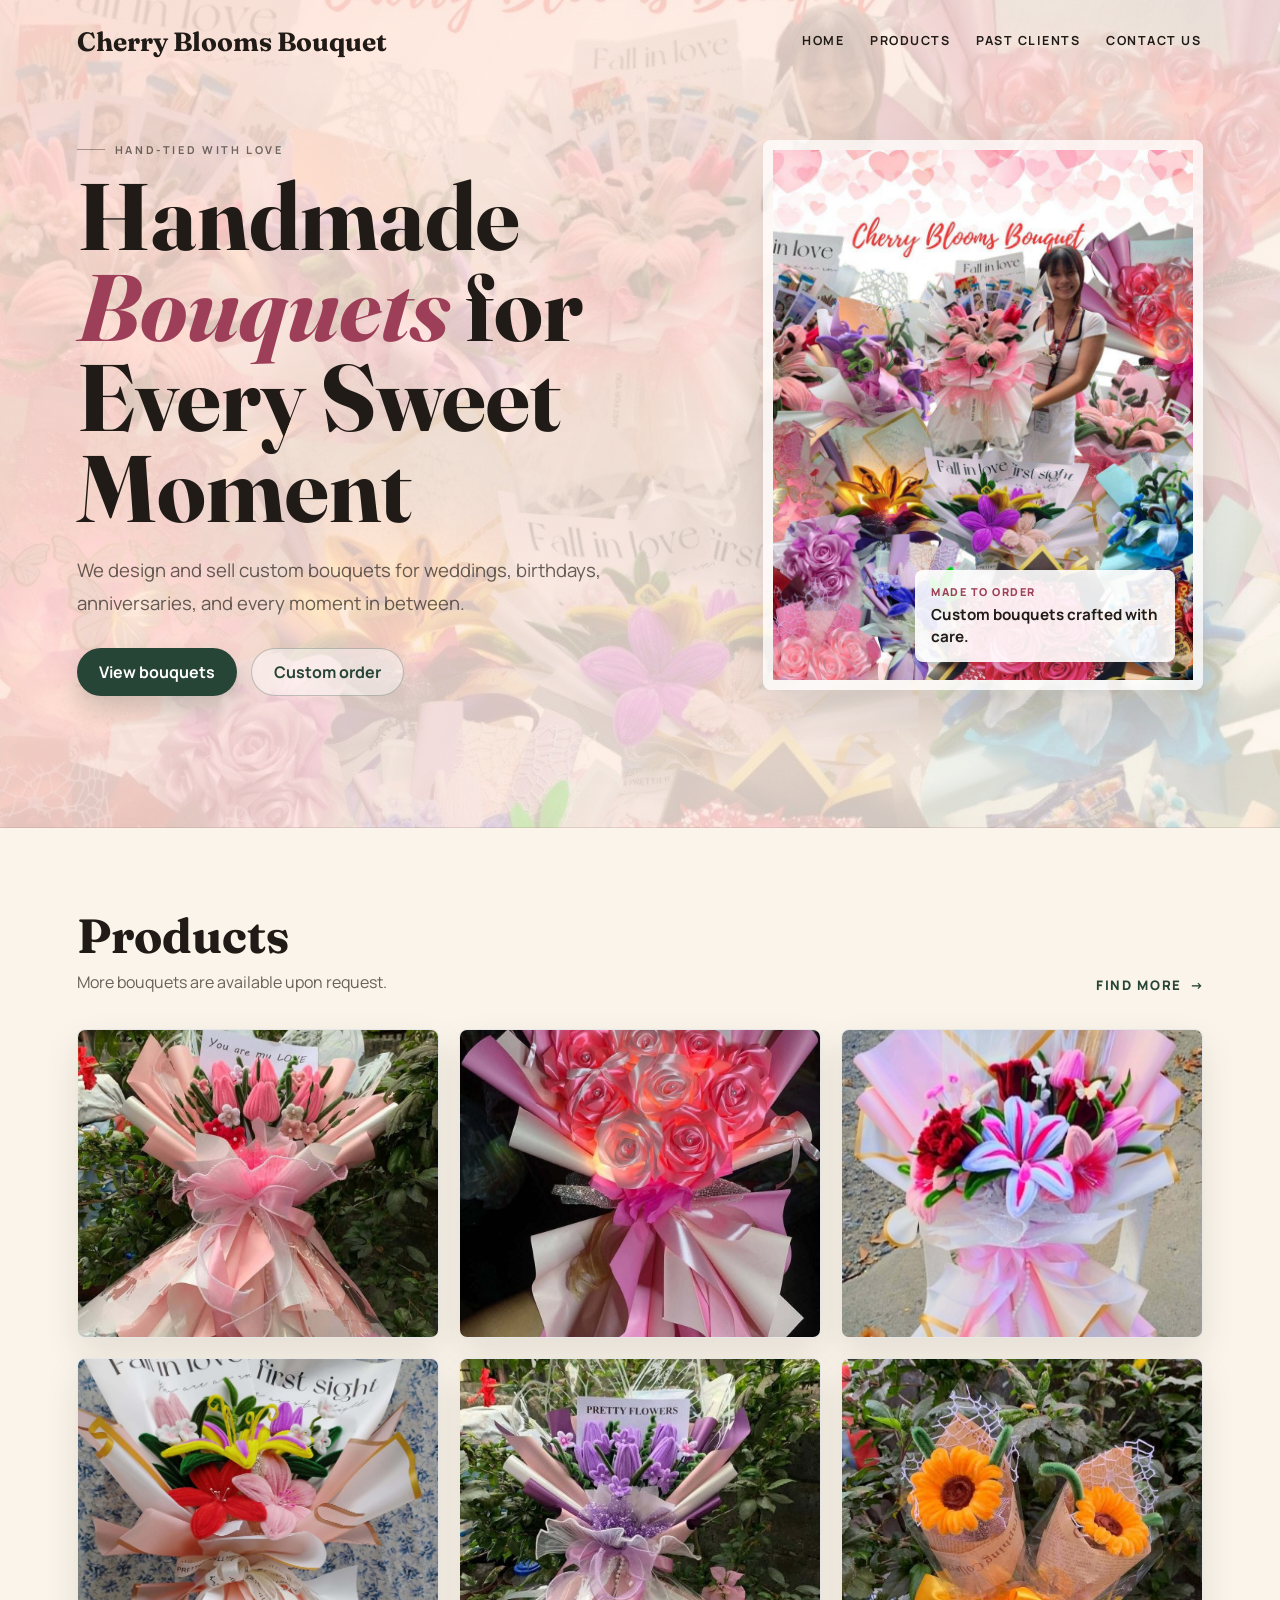
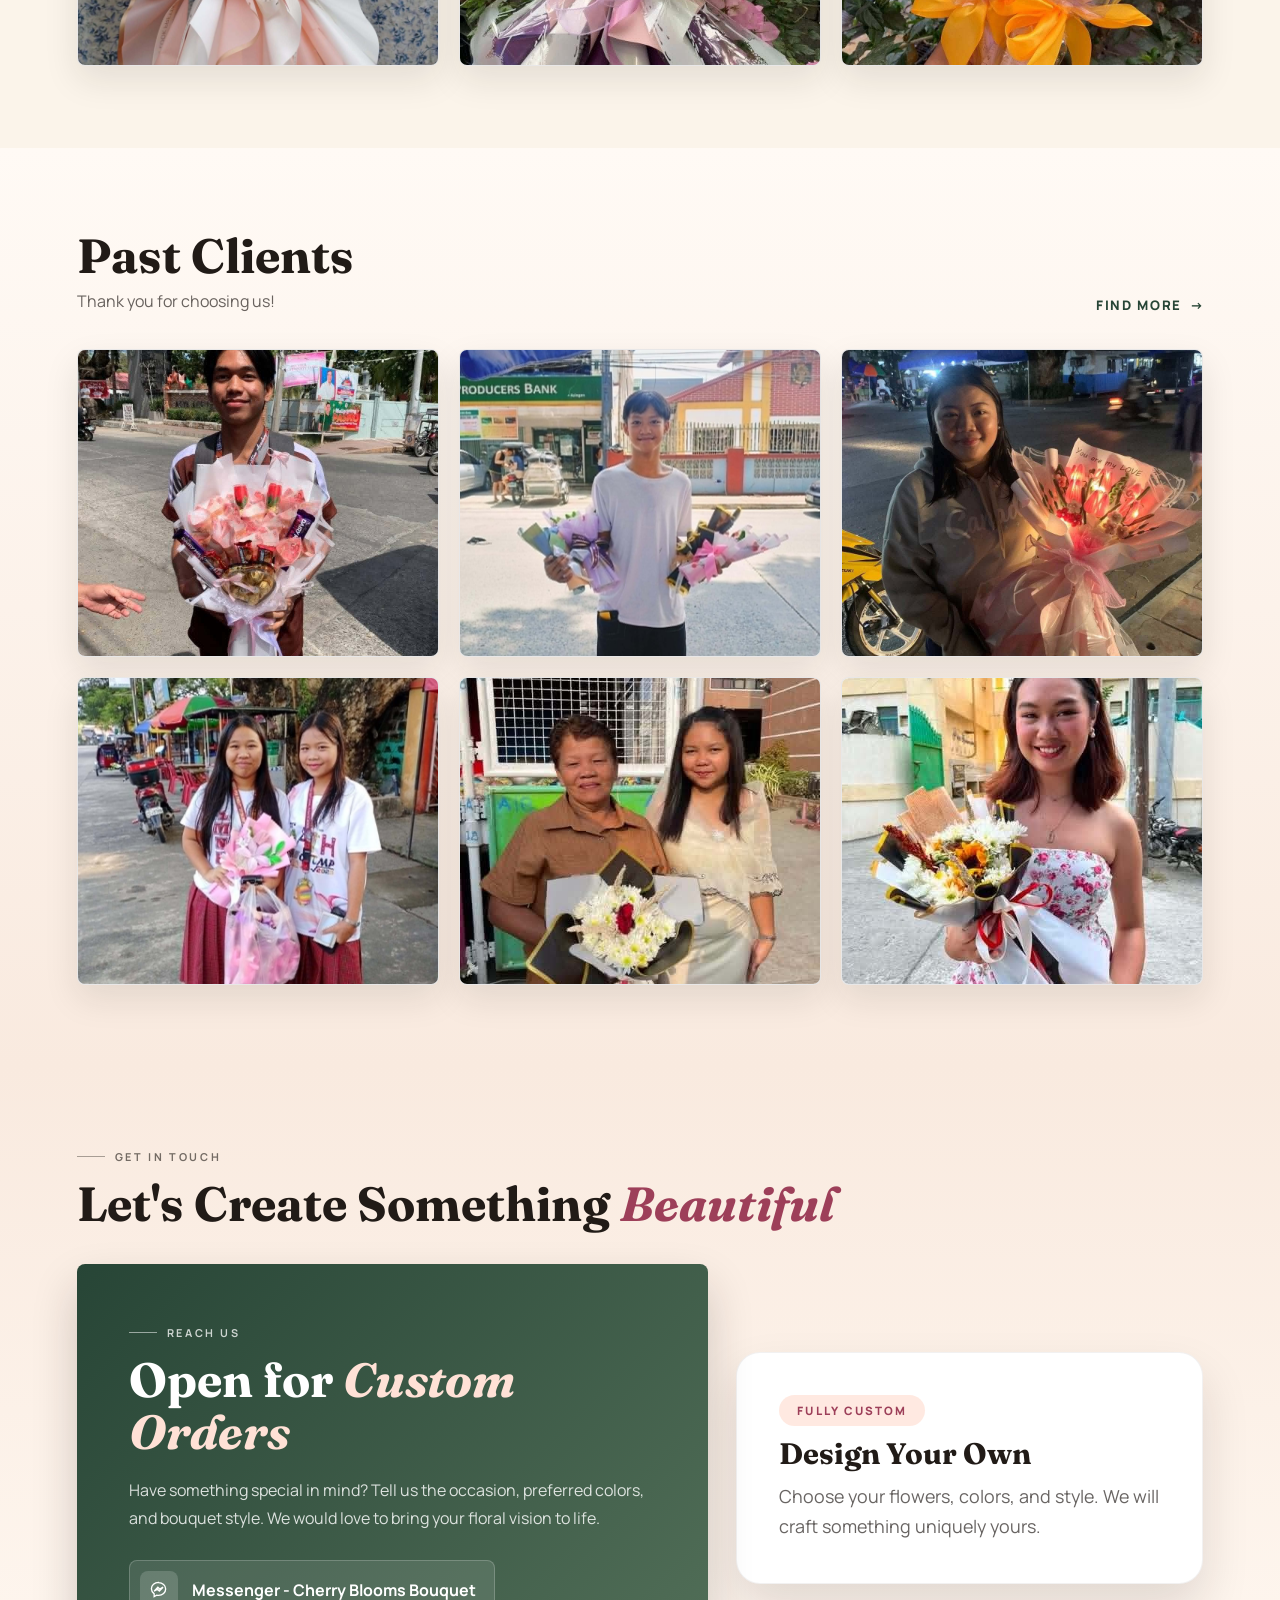
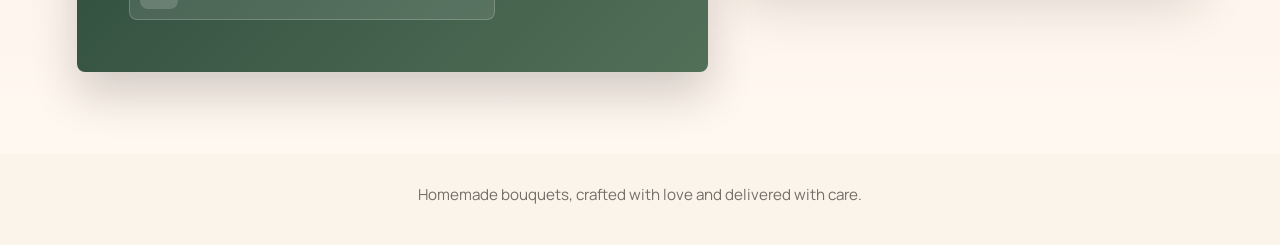
<file: index.html>
<!doctype html>
<html lang="en">

<head>
    <meta charset="UTF-8" />
    <meta name="viewport" content="width=device-width, initial-scale=1.0" />
    <meta name="description"
        content="Cherry Blooms Bouquet creates handmade custom bouquets for birthdays, weddings, anniversaries, graduations, and special gifts." />
    <title>Cherry Blooms Bouquet</title>
    <link href="favicon.jpeg" rel="icon" />
    <link rel="preconnect" href="https://fonts.googleapis.com" />
    <link rel="preconnect" href="https://fonts.gstatic.com" crossorigin />
    <link
        href="https://fonts.googleapis.com/css2?family=Fraunces:opsz,wght@9..144,300;9..144,600;9..144,700&family=Manrope:wght@300;400;600;700&display=swap"
        rel="stylesheet" />
    <link href="style.css" rel="stylesheet" />
</head>

<body>
    <a class="skip-link" href="#products">Skip to content</a>

    <header class="site-header" id="home">
        <nav class="nav" aria-label="Primary navigation">
            <a class="brand" href="#home">Cherry Blooms Bouquet</a>
            <button class="hamburger" aria-label="Toggle navigation" aria-expanded="false" aria-controls="nav-links"
                id="hamburger">
                <span class="bar"></span>
                <span class="bar"></span>
                <span class="bar"></span>
            </button>
            <div class="nav-links" id="nav-links">
                <a href="#home">Home</a>
                <a href="#products">Products</a>
                <a href="#clients">Past Clients</a>
                <a href="#contact">Contact Us</a>
            </div>
        </nav>

        <div class="hero">
            <div class="hero-copy">
                <p class="eyebrow">Hand-tied with love</p>
                <h1>Handmade <em>Bouquets</em> for Every Sweet Moment</h1>
                <p class="lead">
                    We design and sell custom bouquets for weddings, birthdays, anniversaries, and every moment in
                    between.
                </p>
                <div class="hero-cta">
                    <a class="btn" href="#products">View bouquets</a>
                    <a class="btn ghost" href="#contact">Custom order</a>
                </div>
            </div>

            <div class="hero-card">
                <img src="img/home.jpg" alt="Handmade bouquet wrapped in pink paper" />
                <div class="hero-note">
                    <span>Made to order</span>
                    <strong>Custom bouquets crafted with care.</strong>
                </div>
            </div>
        </div>
    </header>

    <main>
        <!-- PRODUCTS -->
        <section class="section" id="products">
            <div class="section-head">
                <div class="section-head-text">
                    <h2>Products</h2>
                    <p>More bouquets are available upon request.</p>
                </div>
                <div class="section-cta">
                    <a class="link-pill" href="https://www.facebook.com/profile.php?id=61565700505849" target="_blank"
                        rel="noopener">Find more</a>
                </div>
            </div>

            <div class="image-grid">
                <article class="bouquet-card">
                    <img src="img/flower1.jpg" alt="Handmade bouquet" />
                </article>
                <article class="bouquet-card">
                    <img src="img/flower2.jpg" alt="Handmade bouquet" />
                </article>
                <article class="bouquet-card">
                    <img src="img/flower3.jpg" alt="Handmade bouquet" />
                </article>
                <article class="bouquet-card">
                    <img src="img/flower4.jpg" alt="Handmade bouquet" />
                </article>
                <article class="bouquet-card">
                    <img src="img/flower5.jpg" alt="Handmade bouquet" />
                </article>
                <article class="bouquet-card">
                    <img src="img/flower6.jpg" alt="Handmade bouquet" />
                </article>
            </div>
        </section>
        <!-- CLIENTS -->
        <section class="section alt" id="clients">
            <div class="section-head">
                <div class="section-head-text">
                    <h2>Past Clients</h2>
                    <p>Thank you for choosing us!</p>
                </div>
                <div class="section-cta">
                    <a class="link-pill" href="https://www.facebook.com/profile.php?id=61565700505849" target="_blank"
                        rel="noopener">Find more</a>
                </div>
            </div>

            <div class="image-grid">
                <article class="bouquet-card client-card">
                    <img src="img/client1.jpg" alt="Past Client" />
                </article>
                <article class="bouquet-card client-card">
                    <img src="img/client2.jpg" alt="Past Client" />
                </article>
                <article class="bouquet-card client-card">
                    <img src="img/client3.jpg" alt="Past Client" />
                </article>
                <article class="bouquet-card client-card">
                    <img src="img/client4.jpg" alt="Past Client" />
                </article>
                <article class="bouquet-card client-card">
                    <img src="img/client5.jpg" alt="Past Client" />
                </article>
                <article class="bouquet-card client-card">
                    <img src="img/client6.jpg" alt="Past Client" />
                </article>
            </div>
        </section>
        <!-- CONTACTS -->
        <section id="contact">
            <div class="section-label">Get in Touch</div>
            <h2 class="section-title">Let's Create Something <em>Beautiful</em></h2>

            <div class="contact-grid">
                <div class="contact-main">
                    <div class="section-label">Reach Us</div>
                    <h2>Open for <em>Custom Orders</em></h2>
                    <p>
                        Have something special in mind? Tell us the occasion, preferred colors, and bouquet style. We
                        would love to bring your floral vision to life.
                    </p>
                    <div class="contact-links">
                        <a class="contact-link" href="https://m.me/61565700505849" target="_blank" rel="noopener">
                            <div class="contact-link-icon" aria-hidden="true">
                                <svg viewBox="0 0 24 24">
                                    <path
                                        d="M12 2C6.48 2 2 6.03 2 11c0 2.88 1.51 5.45 3.87 7.13V22l3.63-1.99c.83.23 1.71.35 2.6.35 5.52 0 10-4.03 10-9s-4.48-9-10-9zm1.14 12.29l-2.55-2.72-4.78 2.72 5.26-5.59 2.65 2.72 4.72-2.72-5.3 5.59z" />
                                </svg>
                            </div>
                            <span>Messenger - Cherry Blooms Bouquet</span>
                        </a>
                    </div>
                </div>

                <div class="contact-aside">
                    <div class="info-card">
                        <div class="info-tag">Fully Custom</div>
                        <h4>Design Your Own</h4>
                        <p>Choose your flowers, colors, and style. We will craft something uniquely yours.</p>
                    </div>
                </div>
            </div>
        </section>
    </main>

    <footer class="site-footer">
        <p>Homemade bouquets, crafted with love and delivered with care.</p>
    </footer>
    <script src="script.js"></script>
</body>

</html>
</file>
<file: style.css>
* {
    box-sizing: border-box;
    margin: 0;
    padding: 0;
}

html {
    scroll-behavior: smooth;
}

:root {
    color-scheme: light;
    --cream: #fbf4ea;
    --petal: #ffe1d6;
    --peach: #f3b6a2;
    --rose: #d46f83;
    --berry: #9d3f59;
    --forest: #274536;
    --sage: #6c806f;
    --ink: #211b17;
    --muted: rgba(33, 27, 23, 0.68);
    --soft: #ffffff;
    --line: rgba(33, 27, 23, 0.1);
    --shadow: 0 20px 50px rgba(33, 27, 23, 0.14);
}

body {
    font-family: "Manrope", "Segoe UI", sans-serif;
    color: var(--ink);
    background: var(--cream);
    min-height: 100vh;
}

img {
    width: 100%;
    height: 100%;
    object-fit: cover;
    display: block;
}

a {
    color: inherit;
    text-decoration: none;
}

a:focus-visible,
button:focus-visible {
    outline: 3px solid rgba(157, 63, 89, 0.35);
    outline-offset: 4px;
}

.skip-link {
    position: fixed;
    top: 16px;
    left: 16px;
    z-index: 999;
    padding: 10px 14px;
    background: var(--forest);
    color: var(--soft);
    border-radius: 8px;
    transform: translateY(-140%);
    transition: transform 0.2s ease;
}

.skip-link:focus {
    transform: translateY(0);
}

.site-header {
    min-height: 92vh;
    padding: 24px 6vw 70px;
    background:
        linear-gradient(120deg, rgba(255, 225, 214, 0.88), rgba(251, 244, 234, 0.78)),
        url("img/home.jpg") center / cover;
    border-bottom: 1px solid var(--line);
}

.nav {
    display: flex;
    align-items: center;
    justify-content: space-between;
    gap: 28px;
}

.brand {
    font-family: "Fraunces", "Times New Roman", serif;
    font-size: clamp(1.25rem, 3vw, 1.65rem);
    font-weight: 700;
}

.nav-links {
    display: flex;
    align-items: center;
    gap: 22px;
    font-size: 0.78rem;
    font-weight: 700;
    letter-spacing: 0.12em;
    text-transform: uppercase;
}

.nav-links a {
    padding: 8px 2px;
    border-bottom: 2px solid transparent;
    transition: border-color 0.25s ease, color 0.25s ease;
}

.nav-links a:hover {
    border-color: var(--rose);
    color: var(--forest);
}

.hero {
    display: grid;
    grid-template-columns: minmax(0, 1.05fr) minmax(280px, 0.75fr);
    gap: clamp(32px, 5vw, 70px);
    align-items: center;
    max-width: 1160px;
    margin: 74px auto 0;
}

.hero-copy {
    max-width: 650px;
}

.eyebrow,
.section-label {
    display: inline-flex;
    align-items: center;
    gap: 10px;
    margin-bottom: 14px;
    color: rgba(33, 27, 23, 0.62);
    font-size: 0.68rem;
    font-weight: 700;
    letter-spacing: 0.24em;
    text-transform: uppercase;
}

.eyebrow::before,
.section-label::before {
    content: "";
    width: 28px;
    height: 1px;
    background: rgba(33, 27, 23, 0.38);
}

h1,
h2,
h3,
h4 {
    font-family: "Fraunces", "Times New Roman", serif;
}

.hero h1 {
    max-width: 680px;
    margin-bottom: 20px;
    font-size: clamp(2.75rem, 8vw, 5.9rem);
    line-height: 0.96;
}

em {
    color: var(--berry);
    font-style: italic;
}

.lead {
    max-width: 540px;
    color: var(--muted);
    font-size: clamp(1rem, 2vw, 1.16rem);
    line-height: 1.8;
}

.hero-cta {
    display: flex;
    flex-wrap: wrap;
    gap: 14px;
    margin-top: 28px;
}

.btn {
    display: inline-flex;
    align-items: center;
    justify-content: center;
    min-height: 46px;
    padding: 12px 22px;
    border-radius: 999px;
    background: var(--forest);
    color: var(--soft);
    font-weight: 700;
    box-shadow: 0 12px 26px rgba(39, 69, 54, 0.22);
    transition: transform 0.25s ease, box-shadow 0.25s ease, background 0.25s ease;
}

.btn:hover {
    transform: translateY(-2px);
    background: #1f382b;
    box-shadow: 0 16px 32px rgba(39, 69, 54, 0.25);
}

.btn.ghost {
    background: rgba(255, 255, 255, 0.42);
    color: var(--forest);
    border: 1px solid rgba(39, 69, 54, 0.28);
    box-shadow: none;
}

.hero-card {
    position: relative;
    justify-self: end;
    width: min(100%, 440px);
    aspect-ratio: 4 / 5;
    overflow: hidden;
    border: 10px solid rgba(255, 255, 255, 0.72);
    border-radius: 8px;
    box-shadow: var(--shadow);
    animation: floatIn 0.9s ease both;
}

.hero-note {
    position: absolute;
    right: 18px;
    bottom: 18px;
    max-width: min(260px, calc(100% - 36px));
    padding: 14px 16px;
    border-radius: 8px;
    background: rgba(255, 255, 255, 0.9);
    box-shadow: 0 12px 26px rgba(33, 27, 23, 0.14);
}

.hero-note span {
    display: block;
    margin-bottom: 4px;
    color: var(--berry);
    font-size: 0.68rem;
    font-weight: 800;
    letter-spacing: 0.14em;
    text-transform: uppercase;
}

.hero-note strong {
    font-size: 0.95rem;
    line-height: 1.35;
}

.section,
#contact {
    padding: 82px 6vw;
}

.section.alt {
    background: linear-gradient(180deg, #fffaf5, #f9eadf);
}

.section-head {
    display: flex;
    align-items: flex-end;
    justify-content: space-between;
    gap: 24px;
    max-width: 1160px;
    margin: 0 auto 34px;
}

.section-head-text {
    display: flex;
    flex-direction: column;
    gap: 8px;
}

.section-head h2,
.section-title {
    font-size: clamp(2rem, 4vw, 3rem);
    line-height: 1.08;
}

.section-head p {
    color: var(--muted);
    line-height: 1.6;
}

.link-pill {
    display: inline-flex;
    align-items: center;
    gap: 8px;
    color: var(--forest);
    font-size: 0.82rem;
    font-weight: 800;
    letter-spacing: 0.13em;
    text-transform: uppercase;
    transition: transform 0.25s ease, color 0.25s ease;
}

.link-pill::after {
    content: "->";
    letter-spacing: 0;
}

.link-pill:hover {
    color: var(--berry);
    transform: translateX(4px);
}

.image-grid {
    display: grid;
    grid-template-columns: repeat(3, minmax(0, 1fr));
    gap: 20px;
    max-width: 1160px;
    margin: 0 auto;
}

.bouquet-card {
    overflow: hidden;
    background: var(--soft);
    border: 1px solid var(--line);
    border-radius: 8px;
    box-shadow: 0 14px 34px rgba(33, 27, 23, 0.1);
    transform: translateY(14px);
    opacity: 0;
    animation: fadeUp 0.75s ease forwards;
    transition: transform 0.25s ease, box-shadow 0.25s ease;
}

.bouquet-card:hover {
    transform: translateY(-4px);
    box-shadow: 0 22px 42px rgba(33, 27, 23, 0.14);
}

.bouquet-card img {
    aspect-ratio: 4 / 3.4;
    height: auto;
}

.bouquet-card:nth-child(2) {
    animation-delay: 0.08s;
}

.bouquet-card:nth-child(3) {
    animation-delay: 0.16s;
}

.bouquet-card:nth-child(4) {
    animation-delay: 0.24s;
}

.bouquet-card:nth-child(5) {
    animation-delay: 0.32s;
}

.bouquet-card:nth-child(6) {
    animation-delay: 0.4s;
}

#contact {
    background: linear-gradient(180deg, #f9eadf, #fff8f1);
    overflow: hidden;
}

#contact > .section-label,
#contact > .section-title {
    display: flex;
    max-width: 1160px;
    margin-right: auto;
    margin-left: auto;
}

#contact > .section-title {
    display: block;
    margin-bottom: 34px;
}

.contact-grid {
    display: grid;
    grid-template-columns: minmax(0, 1.15fr) minmax(280px, 0.85fr);
    gap: 28px;
    max-width: 1160px;
    margin: 0 auto;
}

.contact-main {
    position: relative;
    overflow: hidden;
    padding: clamp(32px, 5vw, 52px);
    border-radius: 8px;
    background: linear-gradient(135deg, #274536, #526f58);
    color: var(--soft);
    box-shadow: 0 22px 46px rgba(33, 27, 23, 0.2);
}

.contact-main .section-label {
    color: rgba(255, 255, 255, 0.76);
}

.contact-main .section-label::before {
    background: rgba(255, 255, 255, 0.52);
}

.contact-main h2 {
    margin-bottom: 18px;
    font-size: clamp(2rem, 4vw, 3rem);
    line-height: 1.08;
}

.contact-main em {
    color: var(--petal);
}

.contact-main p {
    max-width: 620px;
    margin-bottom: 28px;
    color: rgba(255, 255, 255, 0.82);
    line-height: 1.75;
}

.contact-links {
    display: flex;
    flex-direction: column;
    gap: 12px;
}

.contact-link {
    display: flex;
    align-items: center;
    gap: 14px;
    width: fit-content;
    max-width: 100%;
    padding: 10px 18px 10px 10px;
    border: 1px solid rgba(255, 255, 255, 0.2);
    border-radius: 8px;
    background: rgba(255, 255, 255, 0.1);
    color: var(--soft);
    font-weight: 700;
    transition: background 0.25s ease, transform 0.25s ease;
}

.contact-link:hover {
    background: rgba(255, 255, 255, 0.18);
    transform: translateX(4px);
}

.contact-link-icon {
    display: grid;
    flex: 0 0 auto;
    width: 38px;
    height: 38px;
    place-items: center;
    border-radius: 8px;
    background: rgba(255, 255, 255, 0.16);
}

.contact-link-icon svg {
    width: 17px;
    height: 17px;
    fill: none;
    stroke: currentColor;
    stroke-width: 1.9;
}

.contact-aside {
    display: grid;
    gap: 18px;
}

.info-card {
    padding: 28px;
    border: 1px solid var(--line);
    border-radius: 8px;
    background: var(--soft);
    box-shadow: 0 14px 34px rgba(33, 27, 23, 0.1);
}

.info-tag {
    display: inline-flex;
    margin-bottom: 12px;
    padding: 6px 10px;
    border-radius: 999px;
    background: rgba(255, 225, 214, 0.8);
    color: var(--berry);
    font-size: 0.66rem;
    font-weight: 800;
    letter-spacing: 0.14em;
    text-transform: uppercase;
}

.info-card h4 {
    margin-bottom: 10px;
    font-size: 1.25rem;
}

.info-card p {
    color: var(--muted);
    line-height: 1.65;
}

.site-footer {
    padding: 30px 6vw 40px;
    color: rgba(33, 27, 23, 0.62);
    font-size: 0.95rem;
    text-align: center;
}

.hamburger {
    display: none;
    cursor: pointer;
    background: transparent;
    border: 0;
    padding: 8px;
}

.hamburger .bar {
    display: block;
    width: 25px;
    height: 3px;
    margin: 5px auto;
    border-radius: 2px;
    background-color: var(--forest);
    transition: transform 0.25s ease, opacity 0.25s ease;
}

.hamburger.active .bar:nth-child(1) {
    transform: translateY(8px) rotate(45deg);
}

.hamburger.active .bar:nth-child(2) {
    opacity: 0;
}

.hamburger.active .bar:nth-child(3) {
    transform: translateY(-8px) rotate(-45deg);
}

@keyframes fadeUp {
    to {
        opacity: 1;
        transform: translateY(0);
    }
}

@keyframes floatIn {
    from {
        opacity: 0;
        transform: translateY(24px);
    }

    to {
        opacity: 1;
        transform: translateY(0);
    }
}

@media (prefers-reduced-motion: reduce) {
    *,
    *::before,
    *::after {
        scroll-behavior: auto !important;
        animation-duration: 0.01ms !important;
        animation-iteration-count: 1 !important;
        transition-duration: 0.01ms !important;
    }
}

@media (max-width: 900px) {
    .site-header {
        min-height: auto;
    }

    .hero,
    .contact-grid {
        grid-template-columns: 1fr;
    }

    .hero-card {
        justify-self: start;
        width: min(100%, 520px);
    }

    .section-head {
        align-items: flex-start;
        flex-direction: column;
    }

    .image-grid {
        grid-template-columns: repeat(2, minmax(0, 1fr));
    }
}

@media (max-width: 640px) {
    .site-header,
    .section,
    #contact {
        padding-right: 5vw;
        padding-left: 5vw;
    }

    .site-header {
        padding-top: 18px;
        padding-bottom: 56px;
    }

    .nav {
        flex-wrap: wrap;
    }

    .hamburger {
        display: block;
    }

    .nav-links {
        display: none;
        width: 100%;
        flex-direction: column;
        gap: 0;
        margin-top: 12px;
        overflow: hidden;
        border: 1px solid var(--line);
        border-radius: 8px;
        background: rgba(255, 255, 255, 0.92);
        box-shadow: 0 14px 28px rgba(33, 27, 23, 0.12);
        text-align: center;
    }

    .nav-links.active {
        display: flex;
    }

    .nav-links a {
        width: 100%;
        padding: 15px;
        border-bottom: 1px solid rgba(33, 27, 23, 0.08);
    }

    .nav-links a:last-child {
        border-bottom: 0;
    }

    .hero {
        margin-top: 46px;
    }

    .hero h1 {
        font-size: clamp(2.5rem, 15vw, 4.6rem);
    }

    .hero-cta,
    .btn,
    .contact-link {
        width: 100%;
    }

    .image-grid {
        grid-template-columns: 1fr;
    }

    .contact-link span {
        min-width: 0;
        overflow-wrap: anywhere;
    }
}

.contact-aside {
    align-items: center;
}

.info-card {
    min-height: 225px;
    justify-content: center;
    padding: clamp(32px, 5vw, 42px);
    border: 1px solid rgba(33, 27, 23, 0.06);
    border-radius: 24px;
    background: var(--soft);
    box-shadow: 0 24px 48px rgba(33, 27, 23, 0.13);
}

.info-tag {
    width: fit-content;
    padding: 8px 18px;
    background: rgba(255, 225, 214, 0.72);
    font-size: 0.72rem;
    letter-spacing: 0.18em;
}

.info-card h4 {
    margin-bottom: 12px;
    font-size: clamp(1.45rem, 3vw, 1.85rem);
    line-height: 1.1;
}

.info-card p {
    max-width: 620px;
    font-size: clamp(1rem, 2vw, 1.12rem);
    line-height: 1.65;
}

.order-list {
    display: none;
}
</file>
